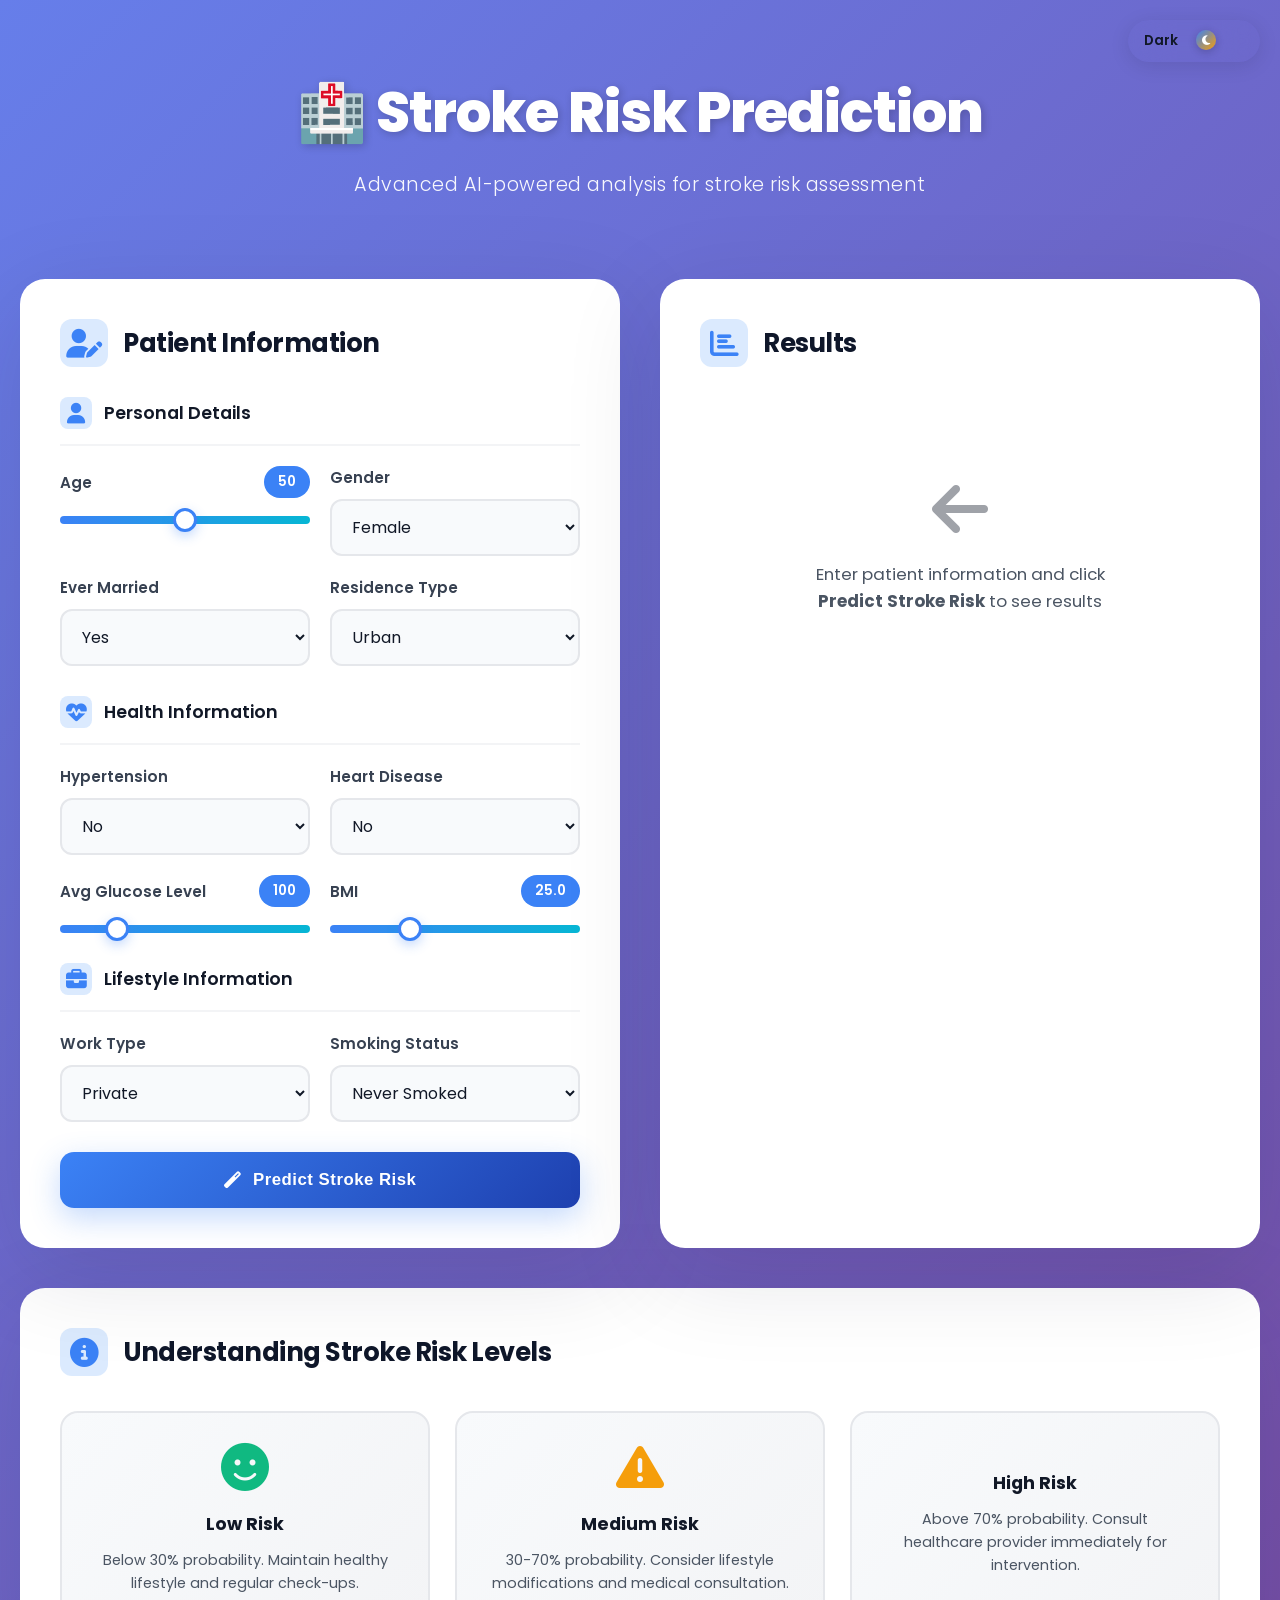
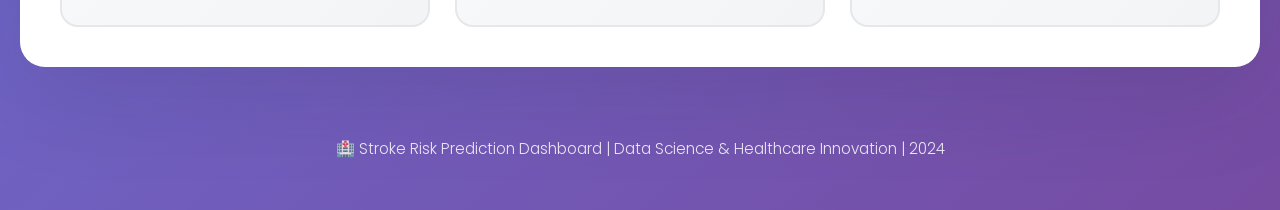
<file: templates/index.html>
<!DOCTYPE html>
<html lang="en">
<head>
    <meta charset="UTF-8">
    <meta name="viewport" content="width=device-width, initial-scale=1.0">
    <title>🏥 Stroke Risk Prediction Dashboard</title>
    <link href="https://fonts.googleapis.com/css2?family=Poppins:wght@300;400;500;600;700;800&family=Space+Mono:wght@400;700&display=swap" rel="stylesheet">
    <link rel="stylesheet" href="https://cdnjs.cloudflare.com/ajax/libs/font-awesome/6.4.0/css/all.min.css">
    <link rel="stylesheet" href="/static/css/theme-toggle.css">
    <style>
        :root {
            --primary: #3B82F6;
            --primary-dark: #1E40AF;
            --primary-light: #DBEAFE;
            --secondary: #06B6D4;
            --accent: #F59E0B;
            --success: #10B981;
            --danger: #EF4444;
            --warning: #F59E0B;
            --dark: #0F172A;
            --gray-900: #111827;
            --gray-800: #1F2937;
            --gray-700: #374151;
            --gray-600: #4B5563;
            --gray-200: #E5E7EB;
            --gray-100: #F3F4F6;
            --light: #F8FAFC;
            --white: #FFFFFF;
            --shadow: 0 20px 60px rgba(15, 23, 42, 0.08);
            --shadow-lg: 0 25px 100px rgba(15, 23, 42, 0.12);
        }

        * {
            margin: 0;
            padding: 0;
            box-sizing: border-box;
        }

        html {
            scroll-behavior: smooth;
        }

        body {
            font-family: 'Poppins', sans-serif;
            background: linear-gradient(135deg, #667eea 0%, #764ba2 100%);
            min-height: 100vh;
            padding: 20px;
            color: var(--gray-900);
        }

        .container {
            max-width: 1400px;
            margin: 0 auto;
        }

        /* Header */
        .header {
            text-align: center;
            color: white;
            padding: 50px 20px 40px;
            margin-bottom: 40px;
        }

        .header h1 {
            font-size: clamp(2rem, 5vw, 3.5rem);
            font-weight: 800;
            margin-bottom: 15px;
            text-shadow: 2px 2px 8px rgba(0,0,0,0.2);
            letter-spacing: -1px;
        }

        .header p {
            font-size: clamp(0.95rem, 2vw, 1.2rem);
            opacity: 0.95;
            font-weight: 300;
            letter-spacing: 0.5px;
        }

        /* Main Grid */
        .main-grid {
            display: grid;
            grid-template-columns: 1fr 1fr;
            gap: 40px;
            margin-bottom: 40px;
        }

        @media (max-width: 1024px) {
            .main-grid {
                grid-template-columns: 1fr;
                gap: 30px;
            }
        }

        /* Cards */
        .card {
            background: var(--white);
            border-radius: 25px;
            padding: 40px;
            box-shadow: var(--shadow-lg);
            transition: all 0.3s cubic-bezier(0.4, 0, 0.2, 1);
            backdrop-filter: blur(10px);
        }

        .card:hover {
            transform: translateY(-8px);
            box-shadow: 0 30px 90px rgba(15, 23, 42, 0.15);
        }

        @media (max-width: 640px) {
            .card {
                padding: 24px;
                border-radius: 20px;
            }
        }

        .card-title {
            font-size: 1.6rem;
            font-weight: 700;
            color: var(--dark);
            margin-bottom: 30px;
            display: flex;
            align-items: center;
            gap: 15px;
            letter-spacing: -0.5px;
        }

        .card-title i {
            color: var(--primary);
            font-size: 1.8rem;
            background: var(--primary-light);
            width: 48px;
            height: 48px;
            display: flex;
            align-items: center;
            justify-content: center;
            border-radius: 12px;
        }

        /* Form Styles */
        .form-section {
            margin-bottom: 30px;
        }

        .form-section:last-child {
            margin-bottom: 0;
        }

        .section-header {
            display: flex;
            align-items: center;
            gap: 12px;
            margin-bottom: 20px;
            padding-bottom: 15px;
            border-bottom: 2px solid var(--gray-100);
        }

        .section-header i {
            font-size: 1.3rem;
            width: 32px;
            height: 32px;
            display: flex;
            align-items: center;
            justify-content: center;
            border-radius: 8px;
            background: var(--primary-light);
            color: var(--primary);
        }

        .section-header h3 {
            font-size: 1.1rem;
            color: var(--gray-900);
            font-weight: 600;
        }

        .form-grid {
            display: grid;
            grid-template-columns: 1fr 1fr;
            gap: 20px;
        }

        @media (max-width: 768px) {
            .form-grid {
                grid-template-columns: 1fr;
                gap: 16px;
            }
        }

        .form-group {
            display: flex;
            flex-direction: column;
        }

        .form-group label {
            display: flex;
            align-items: center;
            justify-content: space-between;
            font-weight: 600;
            color: var(--gray-700);
            margin-bottom: 10px;
            font-size: 0.95rem;
        }

        .form-group input,
        .form-group select {
            width: 100%;
            padding: 14px 16px;
            border: 2px solid var(--gray-200);
            border-radius: 12px;
            font-size: 1rem;
            font-family: inherit;
            transition: all 0.3s ease;
            background: var(--light);
            color: var(--gray-900);
        }

        .form-group input::placeholder,
        .form-group select::placeholder {
            color: var(--gray-600);
        }

        .form-group input:hover,
        .form-group select:hover {
            border-color: var(--primary);
            background: var(--white);
        }

        .form-group input:focus,
        .form-group select:focus {
            outline: none;
            border-color: var(--primary);
            background: var(--white);
            box-shadow: 0 0 0 4px rgba(59, 130, 246, 0.1);
        }

        .form-group input[type="range"] {
            padding: 0;
            height: 8px;
            -webkit-appearance: none;
            background: linear-gradient(to right, var(--primary), var(--secondary));
            border-radius: 5px;
            border: none;
            cursor: pointer;
            margin-top: 8px;
        }

        .form-group input[type="range"]::-webkit-slider-thumb {
            -webkit-appearance: none;
            width: 24px;
            height: 24px;
            background: var(--white);
            border: 3px solid var(--primary);
            border-radius: 50%;
            cursor: pointer;
            box-shadow: 0 4px 12px rgba(59, 130, 246, 0.3);
            transition: all 0.2s ease;
        }

        .form-group input[type="range"]::-webkit-slider-thumb:hover {
            transform: scale(1.15);
            box-shadow: 0 6px 20px rgba(59, 130, 246, 0.5);
        }

        .form-group input[type="range"]::-moz-range-thumb {
            width: 24px;
            height: 24px;
            background: var(--white);
            border: 3px solid var(--primary);
            border-radius: 50%;
            cursor: pointer;
            box-shadow: 0 4px 12px rgba(59, 130, 246, 0.3);
            transition: all 0.2s ease;
        }

        .range-value {
            display: inline-block;
            background: var(--primary);
            color: white;
            padding: 6px 14px;
            border-radius: 20px;
            font-weight: 600;
            font-size: 0.85rem;
        }

        /* Predict Button */
        .predict-btn {
            width: 100%;
            padding: 18px 24px;
            background: linear-gradient(135deg, var(--primary) 0%, var(--primary-dark) 100%);
            color: white;
            border: none;
            border-radius: 14px;
            font-size: 1.05rem;
            font-weight: 700;
            cursor: pointer;
            transition: all 0.3s cubic-bezier(0.4, 0, 0.2, 1);
            display: flex;
            align-items: center;
            justify-content: center;
            gap: 12px;
            margin-top: 30px;
            letter-spacing: 0.5px;
            box-shadow: 0 10px 30px rgba(59, 130, 246, 0.3);
        }

        .predict-btn:hover:not(.loading) {
            transform: translateY(-3px);
            box-shadow: 0 15px 50px rgba(59, 130, 246, 0.5);
        }

        .predict-btn:active:not(.loading) {
            transform: translateY(-1px);
        }

        .predict-btn.loading {
            opacity: 0.8;
            pointer-events: none;
        }

        /* Results Section */
        .results-container {
            display: none;
            animation: fadeInUp 0.5s ease;
        }

        .results-container.show {
            display: block;
        }

        @keyframes fadeInUp {
            from {
                opacity: 0;
                transform: translateY(30px);
            }
            to {
                opacity: 1;
                transform: translateY(0);
            }
        }

        .placeholder {
            text-align: center;
            padding: 80px 20px;
            color: var(--gray-400);
        }

        .placeholder i {
            font-size: 4rem;
            margin-bottom: 20px;
            opacity: 0.4;
        }

        .placeholder p {
            font-size: 1.05rem;
            line-height: 1.6;
            color: var(--gray-600);
        }

        .result-card {
            background: linear-gradient(135deg, var(--light) 0%, var(--gray-100) 100%);
            border-radius: 16px;
            padding: 24px;
            margin-bottom: 20px;
            border: 2px solid var(--gray-200);
            border-left: 5px solid var(--primary);
            transition: all 0.3s ease;
        }

        .result-card:hover {
            transform: translateX(5px);
        }

        .result-card.low-risk {
            border-left-color: var(--success);
            background: linear-gradient(135deg, #ECFDF5 0%, #D1FAE5 100%);
            border-color: #A7F3D0;
        }

        .result-card.medium-risk {
            border-left-color: var(--warning);
            background: linear-gradient(135deg, #FFFBEB 0%, #FEF3C7 100%);
            border-color: #FDE68A;
        }

        .result-card.high-risk {
            border-left-color: var(--danger);
            background: linear-gradient(135deg, #FEF2F2 0%, #FEE2E2 100%);
            border-color: #FECACA;
        }

        .result-card h3 {
            font-size: 1.15rem;
            color: var(--gray-900);
            margin-bottom: 16px;
            display: flex;
            align-items: center;
            gap: 12px;
            font-weight: 700;
        }

        .result-card h3 i {
            font-size: 1.4rem;
            background: rgba(59, 130, 246, 0.1);
            width: 40px;
            height: 40px;
            display: flex;
            align-items: center;
            justify-content: center;
            border-radius: 10px;
            color: var(--primary);
        }

        .probability-bar {
            height: 32px;
            background: #E5E7EB;
            border-radius: 16px;
            overflow: hidden;
            margin-bottom: 16px;
            box-shadow: inset 0 2px 4px rgba(0,0,0,0.05);
        }

        .probability-fill {
            height: 100%;
            border-radius: 16px;
            transition: width 1s cubic-bezier(0.34, 1.56, 0.64, 1);
            display: flex;
            align-items: center;
            justify-content: center;
            color: white;
            font-weight: 700;
            font-size: 0.9rem;
            min-width: 45px;
        }

        .probability-fill.low {
            background: linear-gradient(90deg, var(--success), #34D399);
        }

        .probability-fill.medium {
            background: linear-gradient(90deg, var(--warning), #FCD34D);
        }

        .probability-fill.high {
            background: linear-gradient(90deg, var(--danger), #F87171);
        }

        .risk-badge {
            display: inline-block;
            padding: 8px 18px;
            border-radius: 20px;
            font-weight: 700;
            font-size: 0.85rem;
            text-transform: uppercase;
            letter-spacing: 0.5px;
        }

        .risk-badge.low {
            background: var(--success);
            color: white;
        }

        .risk-badge.medium {
            background: var(--warning);
            color: #78350F;
        }

        .risk-badge.high {
            background: var(--danger);
            color: white;
        }

        /* Ensemble Card */
        .ensemble-card {
            background: linear-gradient(135deg, var(--primary) 0%, var(--secondary) 100%);
            color: white;
            border-radius: 20px;
            padding: 40px;
            text-align: center;
            margin-top: 24px;
            box-shadow: 0 20px 60px rgba(59, 130, 246, 0.3);
        }

        .ensemble-card h2 {
            font-size: 1.4rem;
            margin-bottom: 20px;
            font-weight: 700;
            letter-spacing: -0.5px;
        }

        .ensemble-probability {
            font-size: 5rem;
            font-weight: 800;
            margin-bottom: 15px;
            letter-spacing: -2px;
            background: linear-gradient(135deg, #E0F2FE, #F0F9FF);
            -webkit-background-clip: text;
            -webkit-text-fill-color: transparent;
            background-clip: text;
        }

        .ensemble-risk {
            font-size: 1.15rem;
            opacity: 0.95;
            font-weight: 600;
        }

        /* Patient Summary */
        .patient-summary {
            background: var(--light);
            border-radius: 16px;
            padding: 24px;
            margin-top: 24px;
            border: 2px solid var(--gray-100);
        }

        .patient-summary h4 {
            margin-bottom: 18px;
            color: var(--gray-900);
            font-size: 1.05rem;
            font-weight: 700;
            display: flex;
            align-items: center;
            gap: 10px;
        }

        .patient-summary h4 i {
            color: var(--primary);
        }

        .summary-grid {
            display: grid;
            grid-template-columns: repeat(2, 1fr);
            gap: 12px;
        }

        @media (max-width: 640px) {
            .summary-grid {
                grid-template-columns: 1fr;
            }
        }

        .summary-item {
            display: flex;
            justify-content: space-between;
            padding: 12px 16px;
            background: white;
            border-radius: 12px;
            font-size: 0.9rem;
            border: 1px solid var(--gray-200);
            transition: all 0.2s ease;
        }

        .summary-item:hover {
            border-color: var(--primary);
            box-shadow: 0 4px 12px rgba(59, 130, 246, 0.1);
        }

        .summary-item span:first-child {
            color: var(--gray-600);
            font-weight: 500;
        }

        .summary-item span:last-child {
            font-weight: 700;
            color: var(--primary);
        }

        /* Info Section */
        .info-section {
            background: var(--white);
            border-radius: 25px;
            padding: 40px;
            box-shadow: var(--shadow-lg);
        }

        @media (max-width: 640px) {
            .info-section {
                padding: 24px;
            }
        }

        .info-section .card-title {
            margin-bottom: 35px;
        }

        .info-grid {
            display: grid;
            grid-template-columns: repeat(3, 1fr);
            gap: 25px;
        }

        @media (max-width: 768px) {
            .info-grid {
                grid-template-columns: repeat(2, 1fr);
                gap: 20px;
            }
        }

        @media (max-width: 640px) {
            .info-grid {
                grid-template-columns: 1fr;
            }
        }

        .info-card {
            text-align: center;
            padding: 30px;
            background: linear-gradient(135deg, var(--light) 0%, var(--gray-100) 100%);
            border-radius: 18px;
            border: 2px solid var(--gray-200);
            transition: all 0.3s ease;
        }

        .info-card:hover {
            transform: translateY(-8px);
            border-color: var(--primary);
            box-shadow: 0 15px 40px rgba(59, 130, 246, 0.1);
        }

        .info-card i {
            font-size: 3rem;
            margin-bottom: 20px;
            display: inline-block;
        }

        .info-card.low i {
            color: var(--success);
        }

        .info-card.medium i {
            color: var(--warning);
        }

        .info-card.high i {
            color: var(--danger);
        }

        .info-card h4 {
            margin-bottom: 12px;
            color: var(--gray-900);
            font-size: 1.1rem;
            font-weight: 700;
        }

        .info-card p {
            font-size: 0.9rem;
            color: var(--gray-600);
            line-height: 1.6;
        }

        /* Footer */
        .footer {
            text-align: center;
            color: white;
            padding: 30px;
            margin-top: 40px;
            opacity: 0.85;
            font-size: 0.95rem;
            font-weight: 300;
        }

        /* Loading Spinner */
        .spinner {
            width: 24px;
            height: 24px;
            border: 3px solid rgba(255,255,255,0.3);
            border-top-color: white;
            border-radius: 50%;
            animation: spin 1s linear infinite;
        }

        @keyframes spin {
            to {
                transform: rotate(360deg);
            }
        }

        /* Error Message */
        .error-message {
            background: #FEE2E2;
            color: var(--danger);
            padding: 16px 20px;
            border-radius: 12px;
            margin-top: 20px;
            display: none;
            border: 2px solid #FECACA;
            font-weight: 500;
            animation: slideDown 0.3s ease;
        }

        .error-message.show {
            display: block;
        }

        @keyframes slideDown {
            from {
                opacity: 0;
                transform: translateY(-10px);
            }
            to {
                opacity: 1;
                transform: translateY(0);
            }
        }

        /* Responsive adjustments */
        @media (max-width: 640px) {
            body {
                padding: 16px;
            }

            .header {
                padding: 35px 16px 30px;
                margin-bottom: 30px;
            }

            .main-grid {
                gap: 24px;
            }

            .card-title {
                font-size: 1.35rem;
            }
        }
    </style>
</head>
<body>
    <div class="container">
        <!-- Header -->
        <div class="header">
            <h1>🏥 Stroke Risk Prediction</h1>
            <p>Advanced AI-powered analysis for stroke risk assessment</p>
        </div>

        <!-- Main Grid -->
        <div class="main-grid">
            <!-- Input Form -->
            <div class="card">
                <h2 class="card-title"><i class="fas fa-user-edit"></i> Patient Information</h2>
                
                <form id="predictionForm">
                    <!-- Personal Information -->
                    <div class="form-section">
                        <div class="section-header">
                            <i class="fas fa-user"></i>
                            <h3>Personal Details</h3>
                        </div>
                        <div class="form-grid">
                            <div class="form-group">
                                <label>Age <span class="range-value" id="ageValue">50</span></label>
                                <input type="range" id="age" name="age" min="0" max="100" value="50">
                            </div>
                            <div class="form-group">
                                <label>Gender</label>
                                <select id="gender" name="gender">
                                    <option value="Female">Female</option>
                                    <option value="Male">Male</option>
                                    <option value="Other">Other</option>
                                </select>
                            </div>
                            <div class="form-group">
                                <label>Ever Married</label>
                                <select id="ever_married" name="ever_married">
                                    <option value="Yes">Yes</option>
                                    <option value="No">No</option>
                                </select>
                            </div>
                            <div class="form-group">
                                <label>Residence Type</label>
                                <select id="residence_type" name="residence_type">
                                    <option value="Urban">Urban</option>
                                    <option value="Rural">Rural</option>
                                </select>
                            </div>
                        </div>
                    </div>

                    <!-- Health Information -->
                    <div class="form-section">
                        <div class="section-header">
                            <i class="fas fa-heartbeat"></i>
                            <h3>Health Information</h3>
                        </div>
                        <div class="form-grid">
                            <div class="form-group">
                                <label>Hypertension</label>
                                <select id="hypertension" name="hypertension">
                                    <option value="0">No</option>
                                    <option value="1">Yes</option>
                                </select>
                            </div>
                            <div class="form-group">
                                <label>Heart Disease</label>
                                <select id="heart_disease" name="heart_disease">
                                    <option value="0">No</option>
                                    <option value="1">Yes</option>
                                </select>
                            </div>
                            <div class="form-group">
                                <label>Avg Glucose Level <span class="range-value" id="glucoseValue">100</span></label>
                                <input type="range" id="avg_glucose_level" name="avg_glucose_level" min="50" max="300" value="100">
                            </div>
                            <div class="form-group">
                                <label>BMI <span class="range-value" id="bmiValue">25.0</span></label>
                                <input type="range" id="bmi" name="bmi" min="10" max="60" value="25" step="0.1">
                            </div>
                        </div>
                    </div>

                    <!-- Lifestyle Information -->
                    <div class="form-section">
                        <div class="section-header">
                            <i class="fas fa-briefcase"></i>
                            <h3>Lifestyle Information</h3>
                        </div>
                        <div class="form-grid">
                            <div class="form-group">
                                <label>Work Type</label>
                                <select id="work_type" name="work_type">
                                    <option value="Private">Private</option>
                                    <option value="Self-employed">Self-employed</option>
                                    <option value="Govt_job">Government Job</option>
                                    <option value="children">Children</option>
                                    <option value="Never_worked">Never Worked</option>
                                </select>
                            </div>
                            <div class="form-group">
                                <label>Smoking Status</label>
                                <select id="smoking_status" name="smoking_status">
                                    <option value="never smoked">Never Smoked</option>
                                    <option value="formerly smoked">Formerly Smoked</option>
                                    <option value="smokes">Currently Smokes</option>
                                    <option value="Unknown">Unknown</option>
                                </select>
                            </div>
                        </div>
                    </div>

                    <button type="submit" class="predict-btn" id="predictBtn">
                        <i class="fas fa-magic"></i>
                        <span>Predict Stroke Risk</span>
                    </button>
                </form>

                <div class="error-message" id="errorMessage"></div>
            </div>

            <!-- Results Section -->
            <div class="card">
                <h2 class="card-title"><i class="fas fa-chart-bar"></i> Results</h2>
                
                <div class="placeholder" id="placeholder">
                    <i class="fas fa-arrow-left"></i>
                    <p>Enter patient information and click<br><strong>Predict Stroke Risk</strong> to see results</p>
                </div>

                <div class="results-container" id="resultsContainer">
                    <!-- Model A Result -->
                    <div class="result-card" id="resultA">
                        <h3><i class="fas fa-brain"></i> Model A (Original Data)</h3>
                        <div class="probability-bar">
                            <div class="probability-fill" id="probFillA" style="width: 0%;">0%</div>
                        </div>
                        <span class="risk-badge" id="riskBadgeA">-</span>
                    </div>

                    <!-- Model B Result -->
                    <div class="result-card" id="resultB">
                        <h3><i class="fas fa-robot"></i> Model B (Synthetic Data)</h3>
                        <div class="probability-bar">
                            <div class="probability-fill" id="probFillB" style="width: 0%;">0%</div>
                        </div>
                        <span class="risk-badge" id="riskBadgeB">-</span>
                    </div>

                    <!-- Ensemble Result -->
                    <div class="ensemble-card" id="ensembleCard">
                        <h2>🎯 Combined Prediction</h2>
                        <div class="ensemble-probability" id="ensembleProb">--%</div>
                        <div class="ensemble-risk" id="ensembleRisk">Risk Level: --</div>
                    </div>

                    <!-- Patient Summary -->
                    <div class="patient-summary">
                        <h4><i class="fas fa-clipboard-list"></i> Patient Summary</h4>
                        <div class="summary-grid" id="patientSummary">
                            <!-- Filled by JavaScript -->
                        </div>
                    </div>
                </div>
            </div>
        </div>

        <!-- Info Section -->
        <div class="info-section">
            <h2 class="card-title"><i class="fas fa-info-circle"></i> Understanding Stroke Risk Levels</h2>
            <div class="info-grid">
                <div class="info-card low">
                    <i class="fas fa-smile"></i>
                    <h4>Low Risk</h4>
                    <p>Below 30% probability. Maintain healthy lifestyle and regular check-ups.</p>
                </div>
                <div class="info-card medium">
                    <i class="fas fa-exclamation-triangle"></i>
                    <h4>Medium Risk</h4>
                    <p>30-70% probability. Consider lifestyle modifications and medical consultation.</p>
                </div>
                <div class="info-card high">
                    <i class="fas fa-alert"></i>
                    <h4>High Risk</h4>
                    <p>Above 70% probability. Consult healthcare provider immediately for intervention.</p>
                </div>
            </div>
        </div>

        <!-- Footer -->
        <div class="footer">
            <p>🏥 Stroke Risk Prediction Dashboard | Data Science & Healthcare Innovation | 2024</p>
        </div>
    </div>

    <script>
        // Range input handlers
        const ageInput = document.getElementById('age');
        const ageValue = document.getElementById('ageValue');
        const glucoseInput = document.getElementById('avg_glucose_level');
        const glucoseValue = document.getElementById('glucoseValue');
        const bmiInput = document.getElementById('bmi');
        const bmiValue = document.getElementById('bmiValue');

        ageInput.addEventListener('input', (e) => {
            ageValue.textContent = e.target.value;
        });

        glucoseInput.addEventListener('input', (e) => {
            glucoseValue.textContent = e.target.value;
        });

        bmiInput.addEventListener('input', (e) => {
            bmiValue.textContent = parseFloat(e.target.value).toFixed(1);
        });

        // Form submission
        const form = document.getElementById('predictionForm');
        const predictBtn = document.getElementById('predictBtn');
        const resultsContainer = document.getElementById('resultsContainer');
        const placeholder = document.getElementById('placeholder');
        const errorMessage = document.getElementById('errorMessage');

        form.addEventListener('submit', async (e) => {
            e.preventDefault();
            
            // Validate form
            const age = parseFloat(ageInput.value);
            if (age < 0 || age > 120) {
                showError('Please enter a valid age between 0 and 120');
                return;
            }

            // Show loading state
            predictBtn.classList.add('loading');
            predictBtn.innerHTML = '<div class="spinner"></div><span>Analyzing...</span>';
            errorMessage.classList.remove('show');

            try {
                // Simulate API call
                await new Promise(resolve => setTimeout(resolve, 1500));

                // Generate predictions
                const predictions = generatePredictions();
                displayResults(predictions);
                
                placeholder.style.display = 'none';
                resultsContainer.classList.add('show');
            } catch (error) {
                showError('An error occurred. Please try again.');
            } finally {
                predictBtn.classList.remove('loading');
                predictBtn.innerHTML = '<i class="fas fa-magic"></i><span>Predict Stroke Risk</span>';
            }
        });

        function generatePredictions() {
            const age = parseFloat(ageInput.value);
            const hypertension = parseInt(document.getElementById('hypertension').value);
            const heart_disease = parseInt(document.getElementById('heart_disease').value);
            const glucose = parseFloat(glucoseInput.value);
            const bmi = parseFloat(bmiInput.value);

            // Simple risk calculation
            let risk = 0;
            risk += (age / 100) * 30;
            risk += hypertension * 20;
            risk += heart_disease * 15;
            risk += ((glucose - 80) / 220) * 20;
            risk += ((bmi - 18.5) / 15) * 15;

            risk = Math.max(0, Math.min(100, risk));

            // Add some variation for models
            const modelA = risk + (Math.random() - 0.5) * 15;
            const modelB = risk + (Math.random() - 0.5) * 15;
            const ensemble = (modelA + modelB) / 2;

            return {
                modelA: Math.max(0, Math.min(100, modelA)),
                modelB: Math.max(0, Math.min(100, modelB)),
                ensemble: Math.max(0, Math.min(100, ensemble))
            };
        }

        function displayResults(predictions) {
            const modelA = predictions.modelA;
            const modelB = predictions.modelB;
            const ensemble = predictions.ensemble;

            // Update Model A
            updateModelDisplay('A', modelA);
            updateModelDisplay('B', modelB);

            // Update Ensemble
            document.getElementById('ensembleProb').textContent = ensemble.toFixed(1) + '%';
            document.getElementById('ensembleRisk').textContent = 'Risk Level: ' + getRiskLevel(ensemble);

            // Update Patient Summary
            updatePatientSummary();
        }

        function updateModelDisplay(model, probability) {
            const probFill = document.getElementById(`probFill${model}`);
            const riskBadge = document.getElementById(`riskBadge${model}`);
            const resultCard = document.getElementById(`result${model}`);

            const riskLevel = getRiskLevel(probability);

            probFill.textContent = probability.toFixed(1) + '%';
            probFill.style.width = probability + '%';
            probFill.className = `probability-fill ${getRiskClass(probability)}`;
            
            riskBadge.textContent = riskLevel;
            riskBadge.className = `risk-badge ${getRiskClass(probability)}`;

            resultCard.className = `result-card ${getRiskClass(probability)}-risk`;
        }

        function getRiskLevel(probability) {
            if (probability < 30) return 'Low Risk';
            if (probability < 70) return 'Medium Risk';
            return 'High Risk';
        }

        function getRiskClass(probability) {
            if (probability < 30) return 'low';
            if (probability < 70) return 'medium';
            return 'high';
        }

        function updatePatientSummary() {
            const summary = document.getElementById('patientSummary');
            const data = {
                'Age': ageInput.value + ' years',
                'Gender': document.getElementById('gender').value,
                'Married': document.getElementById('ever_married').value,
                'Residence': document.getElementById('residence_type').value,
                'Hypertension': document.getElementById('hypertension').value === '1' ? 'Yes' : 'No',
                'Heart Disease': document.getElementById('heart_disease').value === '1' ? 'Yes' : 'No',
                'Glucose': glucoseInput.value + ' mg/dL',
                'BMI': bmiInput.value
            };

            summary.innerHTML = Object.entries(data).map(([key, value]) => `
                <div class="summary-item">
                    <span>${key}</span>
                    <span>${value}</span>
                </div>
            `).join('');
        }

        function showError(message) {
            errorMessage.textContent = message;
            errorMessage.classList.add('show');
            setTimeout(() => {
                errorMessage.classList.remove('show');
            }, 5000);
        }
    </script>
    <script src="/static/js/theme-toggle.js"></script>
</body>
</html>
</file>
<file: static/css/theme-toggle.css>
/* Theme Toggle Styles and Variables */

/* Light Theme Variables */
body[data-theme="light"] {
    --primary: #0EA5E9;
    --primary-dark: #0369A1;
    --primary-glow: rgba(14, 165, 233, 0.15);
    --accent: #06D6A0;
    --accent-glow: rgba(6, 214, 160, 0.15);
    --accent-alt: #8B5CF6;
    --success: #10B981;
    --danger: #F43F5E;
    --warning: #F59E0B;
    --bg-dark: #F8FAFC;
    --bg-surface: rgba(255, 255, 255, 0.9);
    --bg-card: rgba(255, 255, 255, 0.95);
    --bg-elevated: rgba(248, 250, 252, 0.9);
    --bg-input: rgba(241, 245, 249, 0.95);
    --border: rgba(14, 165, 233, 0.15);
    --border-subtle: rgba(14, 165, 233, 0.08);
    --border-focus: rgba(14, 165, 233, 0.4);
    --text-primary: #0F172A;
    --text-secondary: #475569;
    --text-muted: #64748B;
}

/* Theme Toggle Button */
.theme-toggle {
    position: fixed;
    top: 20px;
    right: 20px;
    z-index: 9999;
    background: var(--bg-card);
    backdrop-filter: blur(20px);
    border: 1px solid var(--border);
    border-radius: 50px;
    padding: 8px 16px;
    display: flex;
    align-items: center;
    gap: 10px;
    cursor: pointer;
    box-shadow: 0 4px 20px rgba(0, 0, 0, 0.1);
    transition: all 0.3s ease;
    user-select: none;
}

.theme-toggle:hover {
    transform: translateY(-2px);
    box-shadow: 0 6px 25px var(--primary-glow);
    border-color: var(--border-focus);
}

.theme-toggle-track {
    position: relative;
    width: 50px;
    height: 26px;
    background: var(--bg-input);
    border-radius: 13px;
    border: 1px solid var(--border);
    transition: all 0.3s ease;
}

.theme-toggle-thumb {
    position: absolute;
    top: 2px;
    left: 2px;
    width: 20px;
    height: 20px;
    background: linear-gradient(135deg, var(--primary), var(--accent));
    border-radius: 50%;
    display: flex;
    align-items: center;
    justify-content: center;
    transition: all 0.3s ease;
    box-shadow: 0 2px 8px rgba(0, 0, 0, 0.2);
}

.theme-toggle-thumb i {
    font-size: 11px;
    color: white;
}

body[data-theme="light"] .theme-toggle-thumb {
    left: 26px;
    background: linear-gradient(135deg, #F59E0B, #FBBF24);
}

.theme-toggle-label {
    font-size: 0.85rem;
    font-weight: 600;
    color: var(--text-secondary);
    min-width: 40px;
}

/* Smooth transitions for theme changes */
body,
.bg-gradient,
.bg-effects,
.grid-pattern,
.grid-overlay,
.login-container,
.navbar,
.header,
.card,
.stat-card,
.input-wrapper input,
.btn,
button,
.theme-toggle,
.theme-toggle-track,
.theme-toggle-thumb {
    transition: background-color 0.3s ease, background 0.3s ease, color 0.3s ease, border-color 0.3s ease, box-shadow 0.3s ease;
}

/* Light theme adjustments for particles */
body[data-theme="light"] .particle {
    background: rgba(14, 165, 233, 0.3);
}

body[data-theme="light"] .bg-gradient {
    background: 
        radial-gradient(ellipse 80% 50% at 50% -20%, rgba(14, 165, 233, 0.08), transparent),
        radial-gradient(ellipse 60% 40% at 80% 100%, rgba(6, 214, 160, 0.06), transparent),
        radial-gradient(ellipse 50% 60% at 10% 60%, rgba(99, 102, 241, 0.04), transparent);
}

body[data-theme="light"] .grid-pattern,
body[data-theme="light"] .grid-overlay {
    background-image: 
        linear-gradient(rgba(14, 165, 233, 0.04) 1px, transparent 1px),
        linear-gradient(90deg, rgba(14, 165, 233, 0.04) 1px, transparent 1px);
}

body[data-theme="light"] .bg-effects {
    background:
        radial-gradient(ellipse 80% 50% at 50% -20%, rgba(14, 165, 233, 0.06), transparent),
        radial-gradient(ellipse 60% 40% at 90% 100%, rgba(6, 214, 160, 0.04), transparent),
        radial-gradient(ellipse 40% 50% at 5% 50%, rgba(139, 92, 246, 0.03), transparent);
}

/* Light mode input and form field overrides */
body[data-theme="light"] input,
body[data-theme="light"] select,
body[data-theme="light"] textarea,
body[data-theme="light"] .input-wrapper input,
body[data-theme="light"] .form-group input,
body[data-theme="light"] .form-group select {
    background-color: rgba(241, 245, 249, 0.8) !important;
    color: #0F172A !important;
    border-color: rgba(14, 165, 233, 0.15) !important;
    border-style: solid !important;
}

body[data-theme="light"] input:focus,
body[data-theme="light"] select:focus,
body[data-theme="light"] textarea:focus,
body[data-theme="light"] .input-wrapper input:focus,
body[data-theme="light"] .form-group input:focus,
body[data-theme="light"] .form-group select:focus {
    background-color: rgba(255, 255, 255, 0.95) !important;
    border-color: rgba(14, 165, 233, 0.4) !important;
    border-style: solid !important;
    box-shadow: 0 0 0 3px rgba(14, 165, 233, 0.08) !important;
}

body[data-theme="light"] input::placeholder,
body[data-theme="light"] textarea::placeholder {
    color: #64748B !important;
}

/* Light mode select dropdown options */
body[data-theme="light"] select option,
body[data-theme="light"] .form-group select option {
    background: #FFFFFF !important;
    color: #0F172A !important;
}

/* Light mode select dropdown arrow */
body[data-theme="light"] select,
body[data-theme="light"] .form-group select {
    -webkit-appearance: none !important;
    -moz-appearance: none !important;
    appearance: none !important;
    background-image: url("data:image/svg+xml,%3Csvg xmlns='http://www.w3.org/2000/svg' width='16' height='16' viewBox='0 0 16 16'%3E%3Cpath fill='%23475569' d='M8 11L3 6h10l-5 5z'/%3E%3C/svg%3E") !important;
    background-repeat: no-repeat !important;
    background-position: right 14px center !important;
    background-size: 14px 14px !important;
    padding-right: 40px !important;
}

/* Light mode autofill styles */
body[data-theme="light"] input:-webkit-autofill,
body[data-theme="light"] input:-webkit-autofill:hover,
body[data-theme="light"] input:-webkit-autofill:focus {
    -webkit-box-shadow: 0 0 0 1000px rgba(255, 255, 255, 0.95) inset !important;
    -webkit-text-fill-color: #0F172A !important;
    border-color: rgba(14, 165, 233, 0.2) !important;
}

/* Light mode — Patient Summary */
body[data-theme="light"] .patient-summary {
    background: rgba(255, 255, 255, 0.9);
    border-color: rgba(14, 165, 233, 0.15);
}

body[data-theme="light"] .summary-item {
    background: rgba(241, 245, 249, 0.9) !important;
    border-color: rgba(14, 165, 233, 0.12) !important;
}

body[data-theme="light"] .summary-item span:first-child {
    color: #475569 !important;
}

body[data-theme="light"] .summary-item span:last-child {
    color: #0369A1 !important;
}

body[data-theme="light"] .patient-summary h4 {
    color: #0F172A !important;
}

/* Responsive adjustments */
@media (max-width: 768px) {
    .theme-toggle {
        top: 15px;
        right: 15px;
        padding: 6px 12px;
    }
    
    .theme-toggle-label {
        font-size: 0.75rem;
        min-width: 35px;
    }
    
    .theme-toggle-track {
        width: 44px;
        height: 24px;
    }
    
    .theme-toggle-thumb {
        width: 18px;
        height: 18px;
    }
    
    body[data-theme="light"] .theme-toggle-thumb {
        left: 23px;
    }
}
</file>
